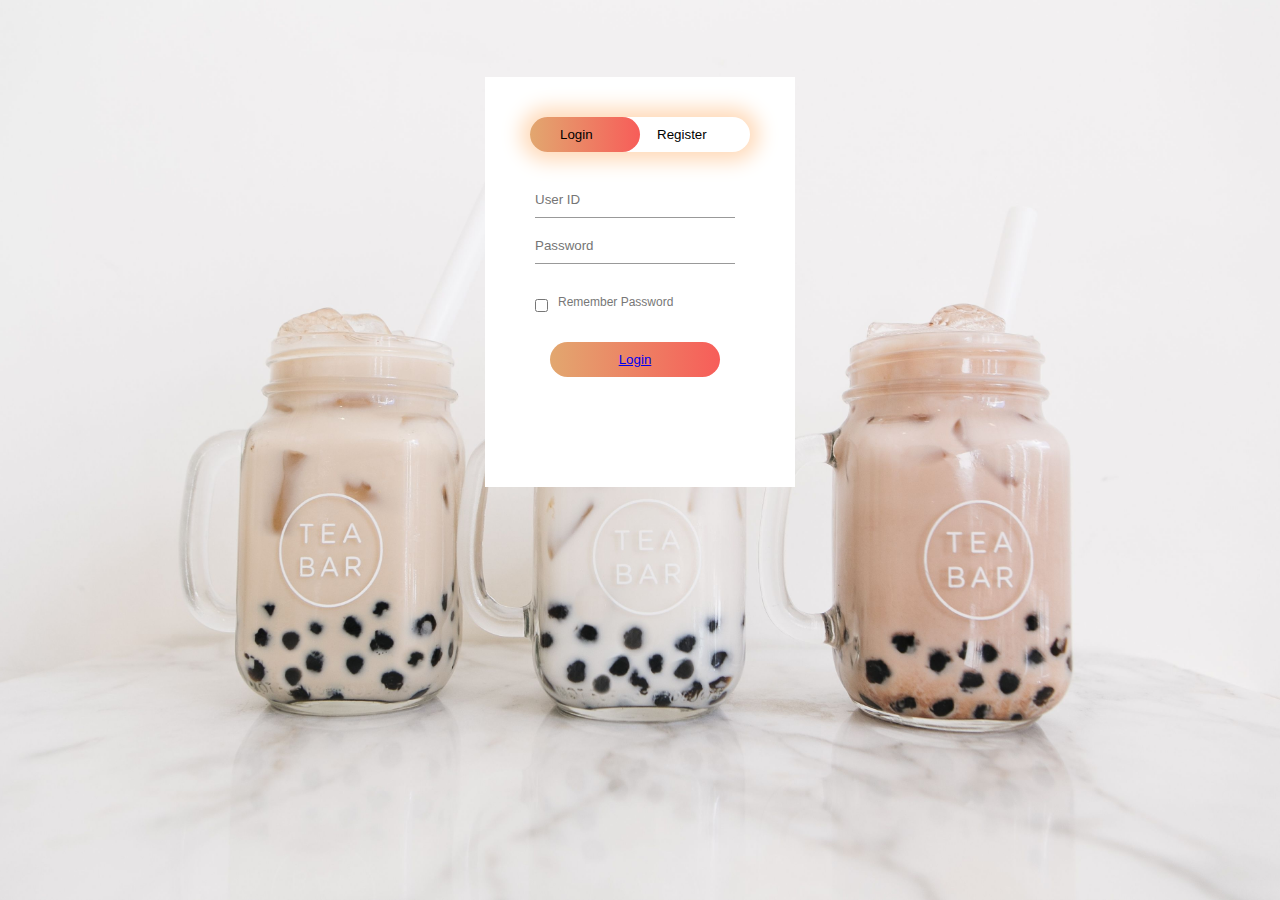
<file: signin.html>
<html lang="en">
<head>
    <meta charset="UTF-8">
    <meta http-equiv="X-UA-Compatible" content="IE=edge">
    <meta name="viewport" content="width=device-width, initial-scale=1.0">
    <title>Sign In/Sign Up</title>

    <link rel="stylesheet" type="text/css" href="loginstyle.css">
</head>
<body>
    <div class="hero">
        <div class="form-box">
            <div class="button-box">
                <div id="btn"></div>
                <button type="button" class="toggle-btn" onclick="login()"> Login </button>
                <button type="button" class="toggle-btn" onclick="register()"> Register </button>
            </div>
            
            <form id="login" class="input-group">
                <input type="text" class="input-field" placeholder="User ID" required>
                <input type="password" class="input-field" placeholder="Password" required>
                <input type="checkbox" class="check-box"><span>Remember Password</span>
                <button type="submit" class="submit-btn"><a href="index2.html">Login</a></button> 
            </form>
            <form id="register" class="input-group">
                <input type="text" class="input-field" placeholder="User ID" required>
                <input type="email" class="input-field" placeholder="youremail@email.com" required>
                <input type="password" class="input-field" placeholder="Password" required>
                <input type="checkbox" class="check-box"><span>I agree to the terrms and conditions</span>
                <button type="submit" class="submit-btn"><a href="index2.html">Register</a></button> 
            </form>
            
            
        </div>
    </div>

    <script>
        var x = document.getElementById("login");
        var y = document.getElementById("register");
        var z = document.getElementById("btn");

        function register(){
            x.style.left = "-400px";
            y.style.left = "50px";
            z.style.left = "110px";
        }

        function login(){
            x.style.left = "50px";
            y.style.left = "450px";
            z.style.left = "0";
        }
    </script>
</body>
</html>
</file>
<file: loginstyle.css>
*{
    margin: 0;
    padding: 0;
    font-family: sans-serif;
}

.hero{
    height: 100%;
    width: 100%;
    background-image: url(bobabg.jpeg); 
    background-position: center;
    background-size: cover;
    position: absolute;
}

.form-box{
    width: 300px;
    height: 400px;
    position: relative;
    margin: 6% auto;
    background: #fff;
    padding: 5px;
    overflow: hidden;
}

.button-box{
    width: 220px;
    margin: 35px auto;
    position: relative;
    box-shadow: 0 0 20px 9px #FFDAB9;
    border-radius: 30px;
}

.toggle-btn{
    padding: 10px 30px;
    cursor: pointer;
    background: transparent;
    border: 0;
    outline: none;
    position: relative;
}

#btn{
    top: 0;
    left: 0;
    position: absolute;
    width: 110px;
    height: 100%;
    background: linear-gradient(to right,#E2A76F,#F75D59);
    border-radius: 30px;
    transition: .5s;
}

.logo {
    margin: 30px auto;
    text-align: center;
    margin-top: 10px;
}

.logo img{
    width: 50px;
    margin: 0 12px;
    cursor: pointer;
}

.input-group{
    top: 100px;
    position: absolute;
    width: 200px;
    transition: .5s;
}

.input-field {
    width: 100%;
    padding: 10px 0;
    margin: 5px 0;
    border-left: 0;
    border-top: 0;
    border-right: 0;
    border-bottom: 1px solid #999;
    outline: none;
    background: transparent;
}

.submit-btn{
    width: 85%;
    padding: 10px 30px;
    cursor: pointer;
    display: block;
    margin: auto;
    background: linear-gradient(to right,#E2A76F,#F75D59);
    border: 0;
    outline: none;
    border-radius: 30px;
}

.check-box {
    margin: 30px 10px 30px 0;
}

span {
    color: #777;
    font-size: 12px;
    bottom: 68px;
    position: absolute;
}

#login {
    left: 50px;

}

#register {
    left: 450px;
    
}
</file>
